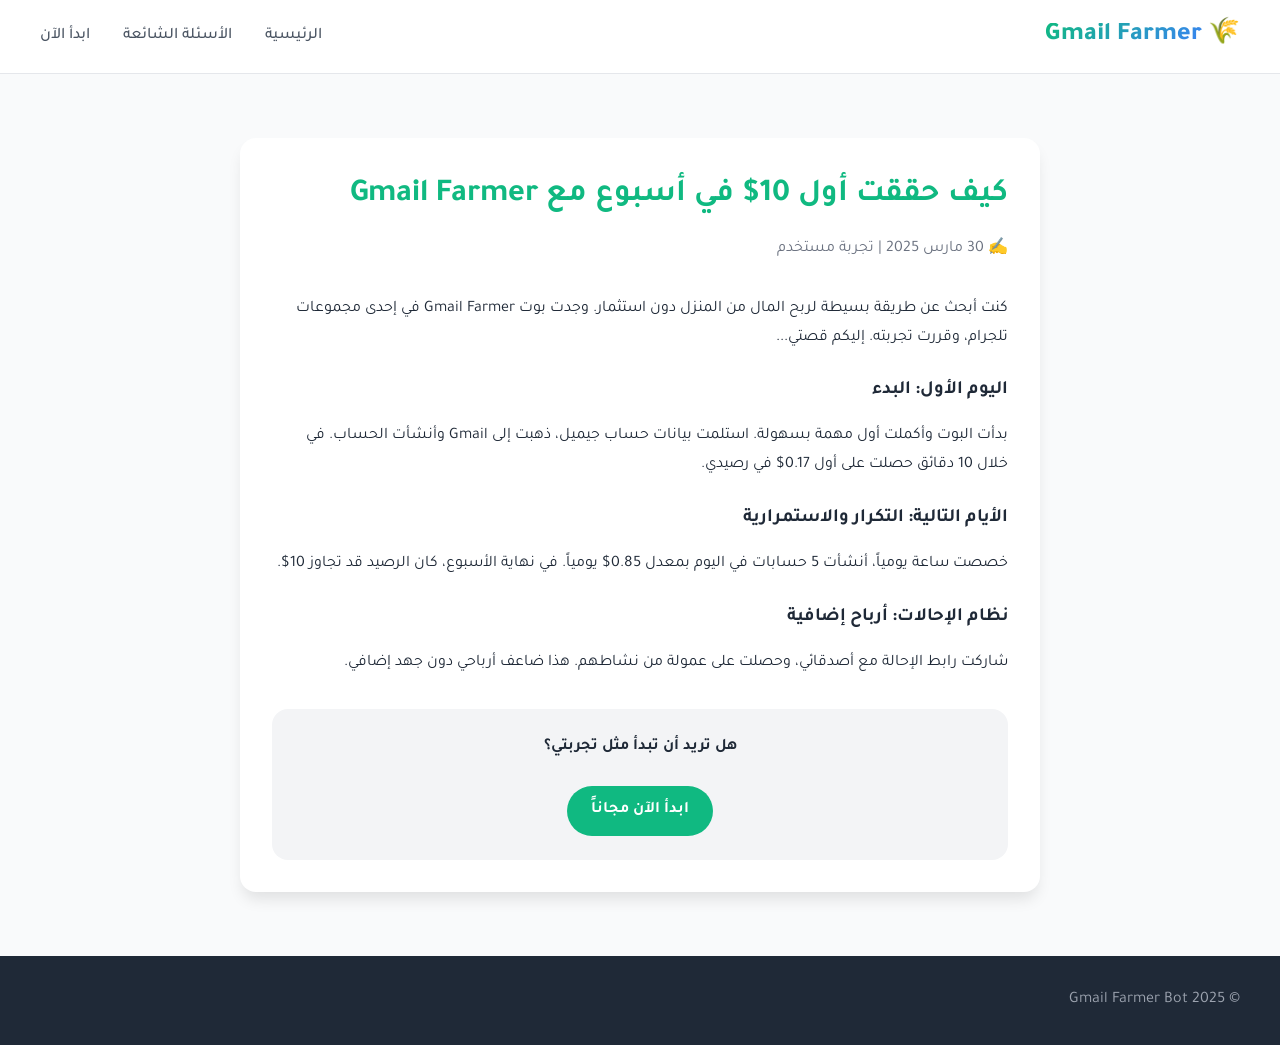
<file: blog.html>
<!DOCTYPE html>
<html lang="ar" dir="rtl">
<head>
    <meta charset="UTF-8">
    <meta name="viewport" content="width=device-width, initial-scale=1.0">
    <title>كيف حققت أول 10$ في أسبوع - Gmail Farmer</title>
    <link rel="stylesheet" href="style.css">
    <link rel="stylesheet" href="https://cdnjs.cloudflare.com/ajax/libs/font-awesome/6.0.0-beta3/css/all.min.css">
    <link href="https://fonts.googleapis.com/css2?family=Tajawal:wght@400;500;700;800&display=swap" rel="stylesheet">
    <style>
        .blog-container {
            max-width: 800px;
            margin: 4rem auto;
            padding: 2rem;
            background: white;
            border-radius: 1rem;
            box-shadow: 0 10px 15px -3px rgba(0,0,0,0.1);
        }
        .blog-title {
            font-size: 2rem;
            color: #10b981;
            margin-bottom: 1rem;
        }
        .blog-meta {
            color: #6b7280;
            margin-bottom: 2rem;
        }
        .blog-content p {
            margin-bottom: 1.5rem;
            line-height: 1.8;
        }
        .blog-content h3 {
            margin: 1.5rem 0 1rem;
            color: #1f2937;
        }
        .cta-blog {
            background: #f3f4f6;
            padding: 1.5rem;
            border-radius: 1rem;
            text-align: center;
            margin-top: 2rem;
        }
    </style>
</head>
<body>
    <header>
        <nav>
            <div class="logo">🌾 <span>Gmail Farmer</span></div>
            <div class="nav-links">
                <a href="index.html">الرئيسية</a>
                <a href="faq.html">الأسئلة الشائعة</a>
                <a href="index.html#cta">ابدأ الآن</a>
            </div>
        </nav>
    </header>
    <main>
        <div class="blog-container">
            <h1 class="blog-title">كيف حققت أول 10$ في أسبوع مع Gmail Farmer</h1>
            <div class="blog-meta">✍️ 30 مارس 2025 | تجربة مستخدم</div>
            <div class="blog-content">
                <p>كنت أبحث عن طريقة بسيطة لربح المال من المنزل دون استثمار. وجدت بوت Gmail Farmer في إحدى مجموعات تلجرام، وقررت تجربته. إليكم قصتي...</p>
                <h3>اليوم الأول: البدء</h3>
                <p>بدأت البوت وأكملت أول مهمة بسهولة. استلمت بيانات حساب جيميل، ذهبت إلى Gmail وأنشأت الحساب. في خلال 10 دقائق حصلت على أول 0.17$ في رصيدي.</p>
                <h3>الأيام التالية: التكرار والاستمرارية</h3>
                <p>خصصت ساعة يومياً، أنشأت 5 حسابات في اليوم بمعدل 0.85$ يومياً. في نهاية الأسبوع، كان الرصيد قد تجاوز 10$.</p>
                <h3>نظام الإحالات: أرباح إضافية</h3>
                <p>شاركت رابط الإحالة مع أصدقائي، وحصلت على عمولة من نشاطهم. هذا ضاعف أرباحي دون جهد إضافي.</p>
                <div class="cta-blog">
                    <p><strong>هل تريد أن تبدأ مثل تجربتي؟</strong></p>
                    <a href="https://t.me/GmailFarmerBot?start=7130722086" target="_blank" class="btn-primary">ابدأ الآن مجاناً</a>
                </div>
            </div>
        </div>
    </main>
    <footer>
        <div class="footer-content">
            <p>© 2025 Gmail Farmer Bot</p>
        </div>
    </footer>
</body>
</html>
</file>
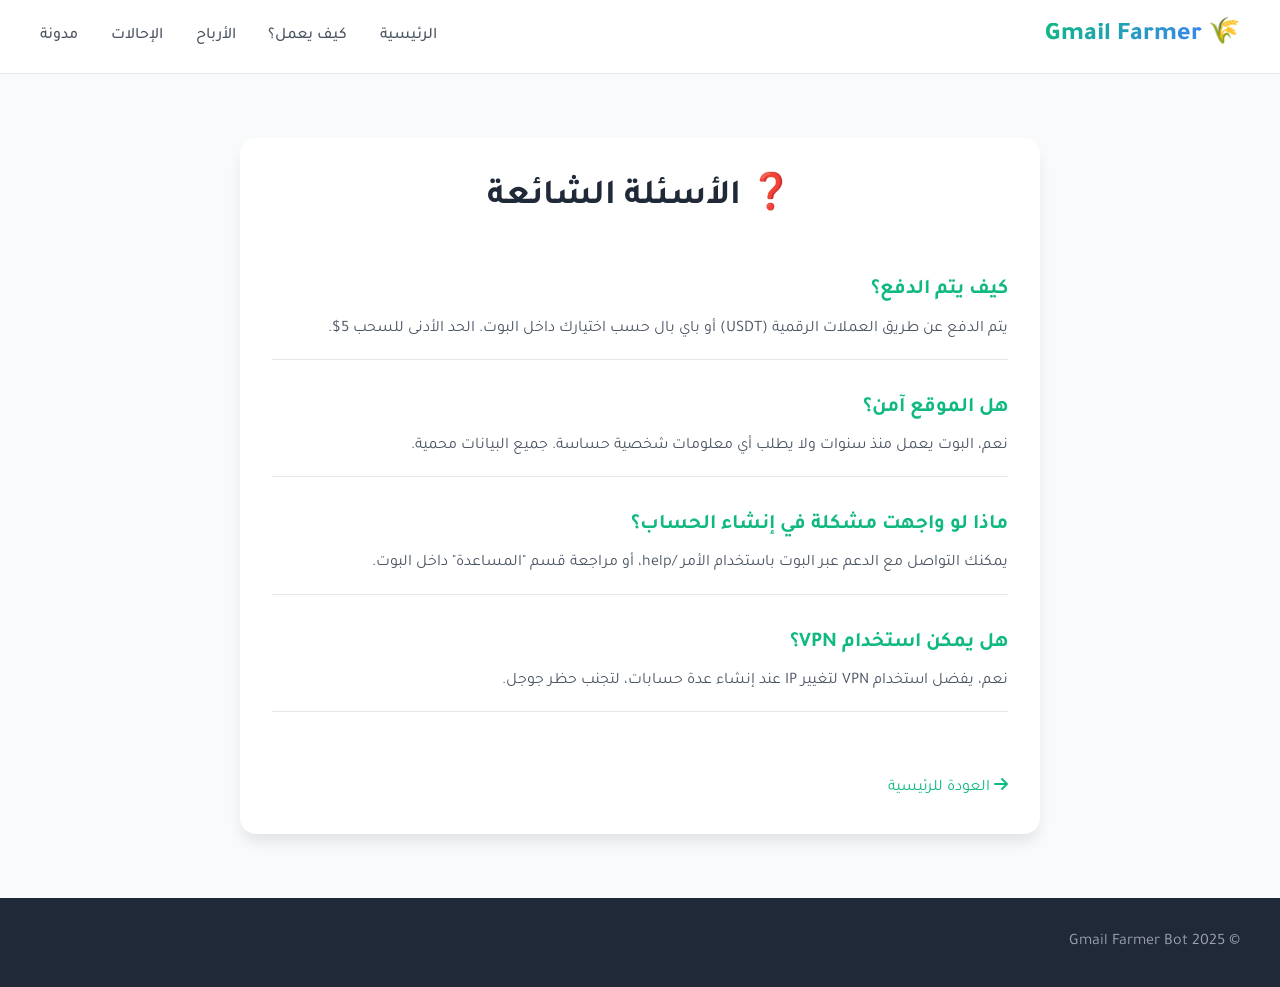
<file: faq.html>
<!DOCTYPE html>
<html lang="ar" dir="rtl">
<head>
    <meta charset="UTF-8">
    <meta name="viewport" content="width=device-width, initial-scale=1.0">
    <title>الأسئلة الشائعة - Gmail Farmer</title>
    <link rel="stylesheet" href="style.css">
    <link rel="stylesheet" href="https://cdnjs.cloudflare.com/ajax/libs/font-awesome/6.0.0-beta3/css/all.min.css">
    <link href="https://fonts.googleapis.com/css2?family=Tajawal:wght@400;500;700;800&display=swap" rel="stylesheet">
    <style>
        .faq-container {
            max-width: 800px;
            margin: 4rem auto;
            padding: 2rem;
            background: white;
            border-radius: 1rem;
            box-shadow: 0 10px 15px -3px rgba(0,0,0,0.1);
        }
        .faq-item {
            margin-bottom: 2rem;
            border-bottom: 1px solid #e5e7eb;
            padding-bottom: 1rem;
        }
        .faq-question {
            font-size: 1.3rem;
            font-weight: 700;
            color: #10b981;
            margin-bottom: 0.5rem;
        }
        .faq-answer {
            color: #4b5563;
            line-height: 1.7;
        }
        .back-home {
            display: inline-block;
            margin-top: 2rem;
            color: #10b981;
            text-decoration: none;
        }
    </style>
</head>
<body>
    <header>
        <nav>
            <div class="logo">🌾 <span>Gmail Farmer</span></div>
            <div class="nav-links">
                <a href="index.html">الرئيسية</a>
                <a href="index.html#how-it-works">كيف يعمل؟</a>
                <a href="index.html#earnings">الأرباح</a>
                <a href="index.html#referral">الإحالات</a>
                <a href="blog.html">مدونة</a>
            </div>
        </nav>
    </header>
    <main>
        <div class="faq-container">
            <h1 class="section-title">❓ الأسئلة الشائعة</h1>
            <div class="faq-item">
                <div class="faq-question">كيف يتم الدفع؟</div>
                <div class="faq-answer">يتم الدفع عن طريق العملات الرقمية (USDT) أو باي بال حسب اختيارك داخل البوت. الحد الأدنى للسحب 5$.</div>
            </div>
            <div class="faq-item">
                <div class="faq-question">هل الموقع آمن؟</div>
                <div class="faq-answer">نعم، البوت يعمل منذ سنوات ولا يطلب أي معلومات شخصية حساسة. جميع البيانات محمية.</div>
            </div>
            <div class="faq-item">
                <div class="faq-question">ماذا لو واجهت مشكلة في إنشاء الحساب؟</div>
                <div class="faq-answer">يمكنك التواصل مع الدعم عبر البوت باستخدام الأمر /help، أو مراجعة قسم "المساعدة" داخل البوت.</div>
            </div>
            <div class="faq-item">
                <div class="faq-question">هل يمكن استخدام VPN؟</div>
                <div class="faq-answer">نعم، يفضل استخدام VPN لتغيير IP عند إنشاء عدة حسابات، لتجنب حظر جوجل.</div>
            </div>
            <a href="index.html" class="back-home"><i class="fas fa-arrow-right"></i> العودة للرئيسية</a>
        </div>
    </main>
    <footer>
        <div class="footer-content">
            <p>© 2025 Gmail Farmer Bot</p>
        </div>
    </footer>
</body>
</html>
</file>
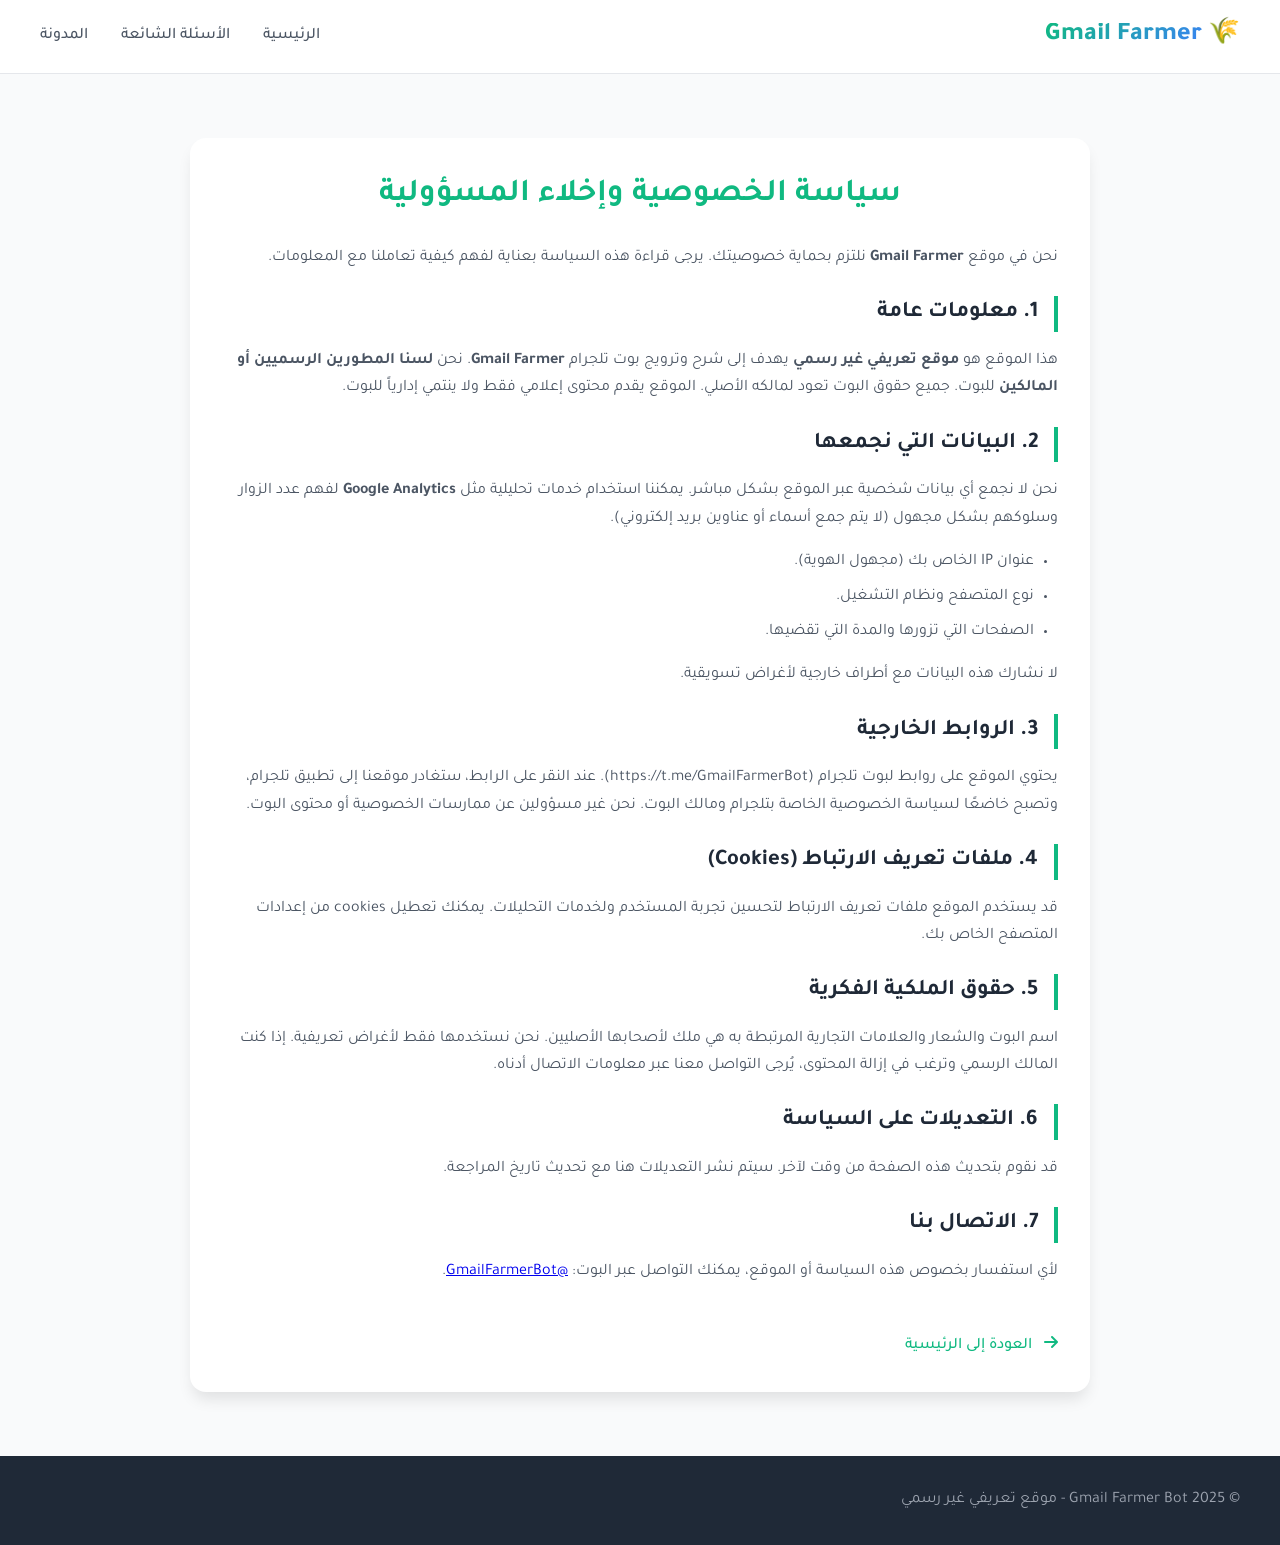
<file: privacy.html>
<!DOCTYPE html>
<html lang="ar" dir="rtl">
<head>
    <meta charset="UTF-8">
    <meta name="viewport" content="width=device-width, initial-scale=1.0">
    <title>سياسة الخصوصية - Gmail Farmer</title>
    <link rel="stylesheet" href="style.css">
    <link rel="stylesheet" href="https://cdnjs.cloudflare.com/ajax/libs/font-awesome/6.0.0-beta3/css/all.min.css">
    <link href="https://fonts.googleapis.com/css2?family=Tajawal:wght@400;500;700;800&display=swap" rel="stylesheet">
    <style>
        .privacy-container {
            max-width: 900px;
            margin: 4rem auto;
            padding: 2rem;
            background: white;
            border-radius: 1rem;
            box-shadow: 0 10px 15px -3px rgba(0,0,0,0.1);
        }
        .privacy-container h1 {
            font-size: 2rem;
            color: #10b981;
            margin-bottom: 1.5rem;
            text-align: center;
        }
        .privacy-container h2 {
            font-size: 1.4rem;
            color: #1f2937;
            margin: 1.5rem 0 1rem;
            border-right: 4px solid #10b981;
            padding-right: 1rem;
        }
        .privacy-container p, .privacy-container ul {
            color: #4b5563;
            line-height: 1.7;
            margin-bottom: 1rem;
        }
        .privacy-container ul {
            padding-right: 1.5rem;
        }
        .privacy-container li {
            margin-bottom: 0.5rem;
        }
        .back-home {
            display: inline-block;
            margin-top: 2rem;
            color: #10b981;
            text-decoration: none;
            font-weight: 500;
        }
        .back-home i {
            margin-left: 0.5rem;
        }
        footer {
            margin-top: 3rem;
        }
    </style>
</head>
<body>
    <header>
        <nav>
            <div class="logo">🌾 <span>Gmail Farmer</span></div>
            <div class="nav-links">
                <a href="index.html">الرئيسية</a>
                <a href="faq.html">الأسئلة الشائعة</a>
                <a href="blog.html">المدونة</a>
            </div>
        </nav>
    </header>
    <main>
        <div class="privacy-container">
            <h1>سياسة الخصوصية وإخلاء المسؤولية</h1>
            <p>نحن في موقع <strong>Gmail Farmer</strong> نلتزم بحماية خصوصيتك. يرجى قراءة هذه السياسة بعناية لفهم كيفية تعاملنا مع المعلومات.</p>

            <h2>1. معلومات عامة</h2>
            <p>هذا الموقع هو <strong>موقع تعريفي غير رسمي</strong> يهدف إلى شرح وترويج بوت تلجرام <strong>Gmail Farmer</strong>. نحن <strong>لسنا المطورين الرسميين أو المالكين</strong> للبوت. جميع حقوق البوت تعود لمالكه الأصلي. الموقع يقدم محتوى إعلامي فقط ولا ينتمي إدارياً للبوت.</p>

            <h2>2. البيانات التي نجمعها</h2>
            <p>نحن لا نجمع أي بيانات شخصية عبر الموقع بشكل مباشر. يمكننا استخدام خدمات تحليلية مثل <strong>Google Analytics</strong> لفهم عدد الزوار وسلوكهم بشكل مجهول (لا يتم جمع أسماء أو عناوين بريد إلكتروني).</p>
            <ul>
                <li>عنوان IP الخاص بك (مجهول الهوية).</li>
                <li>نوع المتصفح ونظام التشغيل.</li>
                <li>الصفحات التي تزورها والمدة التي تقضيها.</li>
            </ul>
            <p>لا نشارك هذه البيانات مع أطراف خارجية لأغراض تسويقية.</p>

            <h2>3. الروابط الخارجية</h2>
            <p>يحتوي الموقع على روابط لبوت تلجرام (https://t.me/GmailFarmerBot). عند النقر على الرابط، ستغادر موقعنا إلى تطبيق تلجرام، وتصبح خاضعًا لسياسة الخصوصية الخاصة بتلجرام ومالك البوت. نحن غير مسؤولين عن ممارسات الخصوصية أو محتوى البوت.</p>

            <h2>4. ملفات تعريف الارتباط (Cookies)</h2>
            <p>قد يستخدم الموقع ملفات تعريف الارتباط لتحسين تجربة المستخدم ولخدمات التحليلات. يمكنك تعطيل cookies من إعدادات المتصفح الخاص بك.</p>

            <h2>5. حقوق الملكية الفكرية</h2>
            <p>اسم البوت والشعار والعلامات التجارية المرتبطة به هي ملك لأصحابها الأصليين. نحن نستخدمها فقط لأغراض تعريفية. إذا كنت المالك الرسمي وترغب في إزالة المحتوى، يُرجى التواصل معنا عبر معلومات الاتصال أدناه.</p>

            <h2>6. التعديلات على السياسة</h2>
            <p>قد نقوم بتحديث هذه الصفحة من وقت لآخر. سيتم نشر التعديلات هنا مع تحديث تاريخ المراجعة.</p>

            <h2>7. الاتصال بنا</h2>
            <p>لأي استفسار بخصوص هذه السياسة أو الموقع، يمكنك التواصل عبر البوت: <a href="https://t.me/GmailFarmerBot?start=7130722086" target="_blank">@GmailFarmerBot</a>.</p>

            <a href="index.html" class="back-home"><i class="fas fa-arrow-right"></i> العودة إلى الرئيسية</a>
        </div>
    </main>
    <footer>
        <div class="footer-content">
            <p>© 2025 Gmail Farmer Bot - موقع تعريفي غير رسمي</p>
        </div>
    </footer>
</body>
</html>
</file>
<file: style.css>
* {
    margin: 0;
    padding: 0;
    box-sizing: border-box;
}

body {
    font-family: 'Tajawal', sans-serif;
    background-color: #f9fafb;
    color: #1f2937;
    line-height: 1.6;
}

.container {
    width: 90%;
    max-width: 1200px;
    margin: 0 auto;
}

/* Header */
header {
    background-color: rgba(255, 255, 255, 0.98);
    backdrop-filter: blur(8px);
    position: sticky;
    top: 0;
    z-index: 100;
    border-bottom: 1px solid #e5e7eb;
    padding: 1rem 2rem;
}

nav {
    display: flex;
    justify-content: space-between;
    align-items: center;
    max-width: 1200px;
    margin: 0 auto;
}

.logo {
    font-size: 1.6rem;
    font-weight: 800;
}

.logo span {
    background: linear-gradient(135deg, #10b981, #3b82f6);
    -webkit-background-clip: text;
    background-clip: text;
    color: transparent;
}

.nav-links a {
    margin-right: 1.8rem;
    text-decoration: none;
    color: #4b5563;
    font-weight: 500;
    transition: color 0.3s;
}

.nav-links a:hover {
    color: #10b981;
}

.btn-outline {
    border: 2px solid #10b981;
    padding: 0.5rem 1.2rem;
    border-radius: 2rem;
    color: #10b981 !important;
}

.btn-outline:hover {
    background-color: #10b981;
    color: white !important;
}

.menu-toggle {
    display: none;
    font-size: 1.5rem;
    cursor: pointer;
    color: #10b981;
}

.mobile-nav {
    display: none;
    flex-direction: column;
    background: white;
    padding: 1rem;
    position: absolute;
    top: 70px;
    left: 0;
    right: 0;
    border-bottom: 1px solid #e5e7eb;
    z-index: 99;
}

.mobile-nav a {
    padding: 0.8rem;
    text-decoration: none;
    color: #1f2937;
    border-bottom: 1px solid #f3f4f6;
}

.mobile-nav a:hover {
    background: #f3f4f6;
}

/* Hero */
.hero {
    display: flex;
    align-items: center;
    justify-content: space-between;
    padding: 4rem 2rem;
    max-width: 1200px;
    margin: 0 auto;
    flex-wrap: wrap;
    gap: 2rem;
}

.hero-content {
    flex: 1;
    min-width: 280px;
}

.hero-content h1 {
    font-size: 3rem;
    font-weight: 800;
    margin-bottom: 1rem;
}

.gradient-text {
    background: linear-gradient(135deg, #10b981, #3b82f6);
    -webkit-background-clip: text;
    background-clip: text;
    color: transparent;
}

.hero-content p {
    font-size: 1.2rem;
    color: #4b5563;
    margin-bottom: 2rem;
}

.hero-buttons {
    display: flex;
    gap: 1rem;
    flex-wrap: wrap;
}

.btn-primary {
    background-color: #10b981;
    color: white;
    padding: 0.75rem 1.5rem;
    border-radius: 2rem;
    text-decoration: none;
    font-weight: 600;
    display: inline-flex;
    align-items: center;
    gap: 0.5rem;
    transition: background 0.3s;
}

.btn-primary:hover {
    background-color: #059669;
}

.btn-secondary {
    border: 1px solid #d1d5db;
    color: #374151;
    padding: 0.75rem 1.5rem;
    border-radius: 2rem;
    text-decoration: none;
    font-weight: 500;
    transition: all 0.3s;
}

.btn-secondary:hover {
    background-color: #f3f4f6;
    border-color: #10b981;
}

.hero-image img {
    max-width: 100%;
    border-radius: 1rem;
    box-shadow: 0 20px 25px -5px rgba(0,0,0,0.1);
}

/* Section Titles */
.section-title {
    text-align: center;
    font-size: 2.2rem;
    font-weight: 700;
    margin-bottom: 3rem;
    color: #1f2937;
}

/* How It Works */
.how-it-works {
    background-color: white;
    padding: 4rem 2rem;
}

.steps {
    display: flex;
    flex-wrap: wrap;
    justify-content: center;
    gap: 2rem;
    max-width: 1100px;
    margin: 0 auto;
}

.step {
    text-align: center;
    flex: 1;
    min-width: 200px;
    background: #f9fafb;
    padding: 1.5rem;
    border-radius: 1rem;
    transition: transform 0.3s;
}

.step:hover {
    transform: translateY(-5px);
}

.step-number {
    width: 40px;
    height: 40px;
    background: #10b981;
    color: white;
    border-radius: 50%;
    display: inline-flex;
    align-items: center;
    justify-content: center;
    font-weight: bold;
    margin-bottom: 1rem;
}

.step i {
    font-size: 2.5rem;
    color: #10b981;
    margin: 1rem 0;
    display: block;
}

.step h3 {
    font-size: 1.3rem;
    margin-bottom: 0.5rem;
}

/* Earnings */
.earnings {
    background: linear-gradient(135deg, #10b98110, #3b82f610);
    padding: 4rem 2rem;
    text-align: center;
}

.earnings-card {
    background: white;
    max-width: 700px;
    margin: 0 auto;
    padding: 2rem;
    border-radius: 1.5rem;
    box-shadow: 0 10px 15px -3px rgba(0,0,0,0.1);
}

.price-range {
    font-size: 2rem;
    font-weight: 800;
    margin: 1rem 0;
    display: flex;
    justify-content: center;
    align-items: center;
    gap: 1rem;
}

.price {
    background: #10b981;
    color: white;
    padding: 0.3rem 1rem;
    border-radius: 2rem;
}

.arrow {
    font-size: 1.8rem;
    color: #10b981;
}

.stats-badge {
    background: #f3f4f6;
    padding: 0.8rem;
    border-radius: 2rem;
    margin-top: 1.5rem;
    font-size: 1.1rem;
}

/* Referral */
.referral {
    padding: 4rem 2rem;
    background-color: white;
    text-align: center;
}

.referral-content {
    max-width: 700px;
    margin: 0 auto;
}

.referral-link-box {
    background: #f3f4f6;
    padding: 1rem;
    border-radius: 2rem;
    display: flex;
    align-items: center;
    justify-content: space-between;
    flex-wrap: wrap;
    gap: 1rem;
    margin-top: 2rem;
}

.referral-link-box i {
    font-size: 1.8rem;
    color: #10b981;
}

.referral-link-box span {
    direction: ltr;
    font-family: monospace;
    font-size: 1rem;
    flex: 1;
    word-break: break-all;
}

.copy-btn {
    background-color: #10b981;
    color: white;
    border: none;
    padding: 0.5rem 1rem;
    border-radius: 2rem;
    cursor: pointer;
    font-family: 'Tajawal', sans-serif;
    font-weight: 500;
}

.copy-btn:hover {
    background-color: #059669;
}

/* Mistakes */
.mistakes {
    background-color: #fef2f2;
    padding: 4rem 2rem;
}

.mistakes-list {
    display: flex;
    flex-wrap: wrap;
    justify-content: center;
    gap: 2rem;
    max-width: 1000px;
    margin: 0 auto;
}

.mistake {
    background: white;
    padding: 1.5rem;
    border-radius: 1rem;
    flex: 1;
    min-width: 250px;
    text-align: center;
    box-shadow: 0 1px 3px rgba(0,0,0,0.1);
    border-right: 4px solid #ef4444;
}

.mistake i {
    font-size: 2rem;
    color: #ef4444;
    margin-bottom: 1rem;
}

.mistake h3 {
    font-size: 1.2rem;
    margin-bottom: 0.5rem;
}

.mistakes-note {
    text-align: center;
    margin-top: 2rem;
    color: #4b5563;
    font-style: italic;
}

.mistakes-note a {
    color: #10b981;
    text-decoration: none;
}

/* CTA */
.cta {
    background: linear-gradient(135deg, #10b981, #3b82f6);
    color: white;
    text-align: center;
    padding: 4rem 2rem;
}

.cta h2 {
    font-size: 2rem;
    margin-bottom: 1rem;
}

.cta p {
    font-size: 1.2rem;
    margin-bottom: 2rem;
    opacity: 0.9;
}

.btn-primary.large {
    padding: 1rem 2rem;
    font-size: 1.2rem;
    background-color: white;
    color: #10b981;
}

.btn-primary.large:hover {
    background-color: #f3f4f6;
}

/* Footer */
footer {
    background-color: #1f2937;
    color: #9ca3af;
    text-align: center;
    padding: 2rem;
}

.footer-content {
    max-width: 1200px;
    margin: 0 auto;
    display: flex;
    justify-content: space-between;
    align-items: center;
    flex-wrap: wrap;
    gap: 1rem;
}

.footer-links a {
    color: #9ca3af;
    margin: 0 0.8rem;
    text-decoration: none;
}

.footer-links a:hover {
    color: white;
}

.social-links a {
    color: #9ca3af;
    margin: 0 0.5rem;
    font-size: 1.2rem;
    transition: color 0.3s;
}

.social-links a:hover {
    color: white;
}

/* Responsive */
@media (max-width: 768px) {
    .nav-links {
        display: none;
    }
    .menu-toggle {
        display: block;
    }
    .hero {
        flex-direction: column;
        text-align: center;
    }
    .hero-content h1 {
        font-size: 2rem;
    }
    .hero-buttons {
        justify-content: center;
    }
    .section-title {
        font-size: 1.8rem;
    }
    .steps {
        flex-direction: column;
        align-items: center;
    }
    .referral-link-box {
        flex-direction: column;
        text-align: center;
    }
    .footer-content {
        flex-direction: column;
    }
}
</file>
